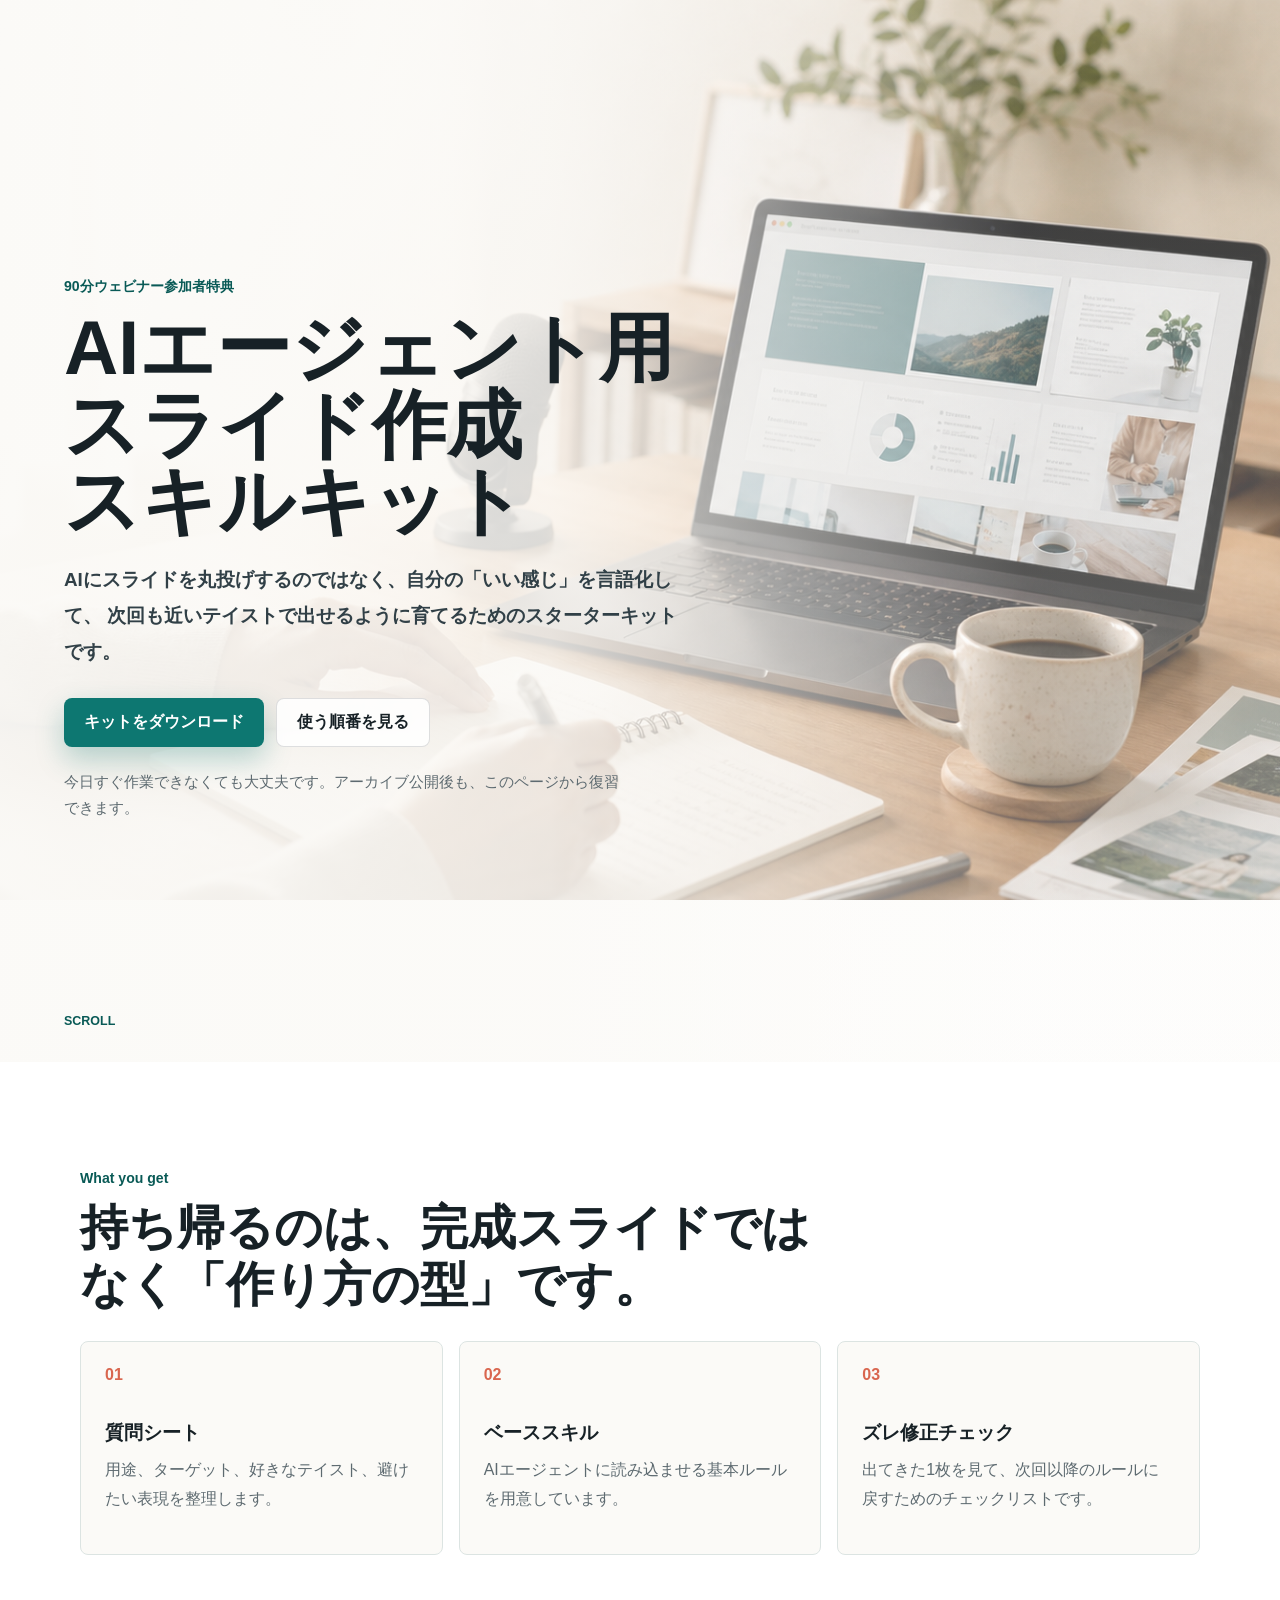
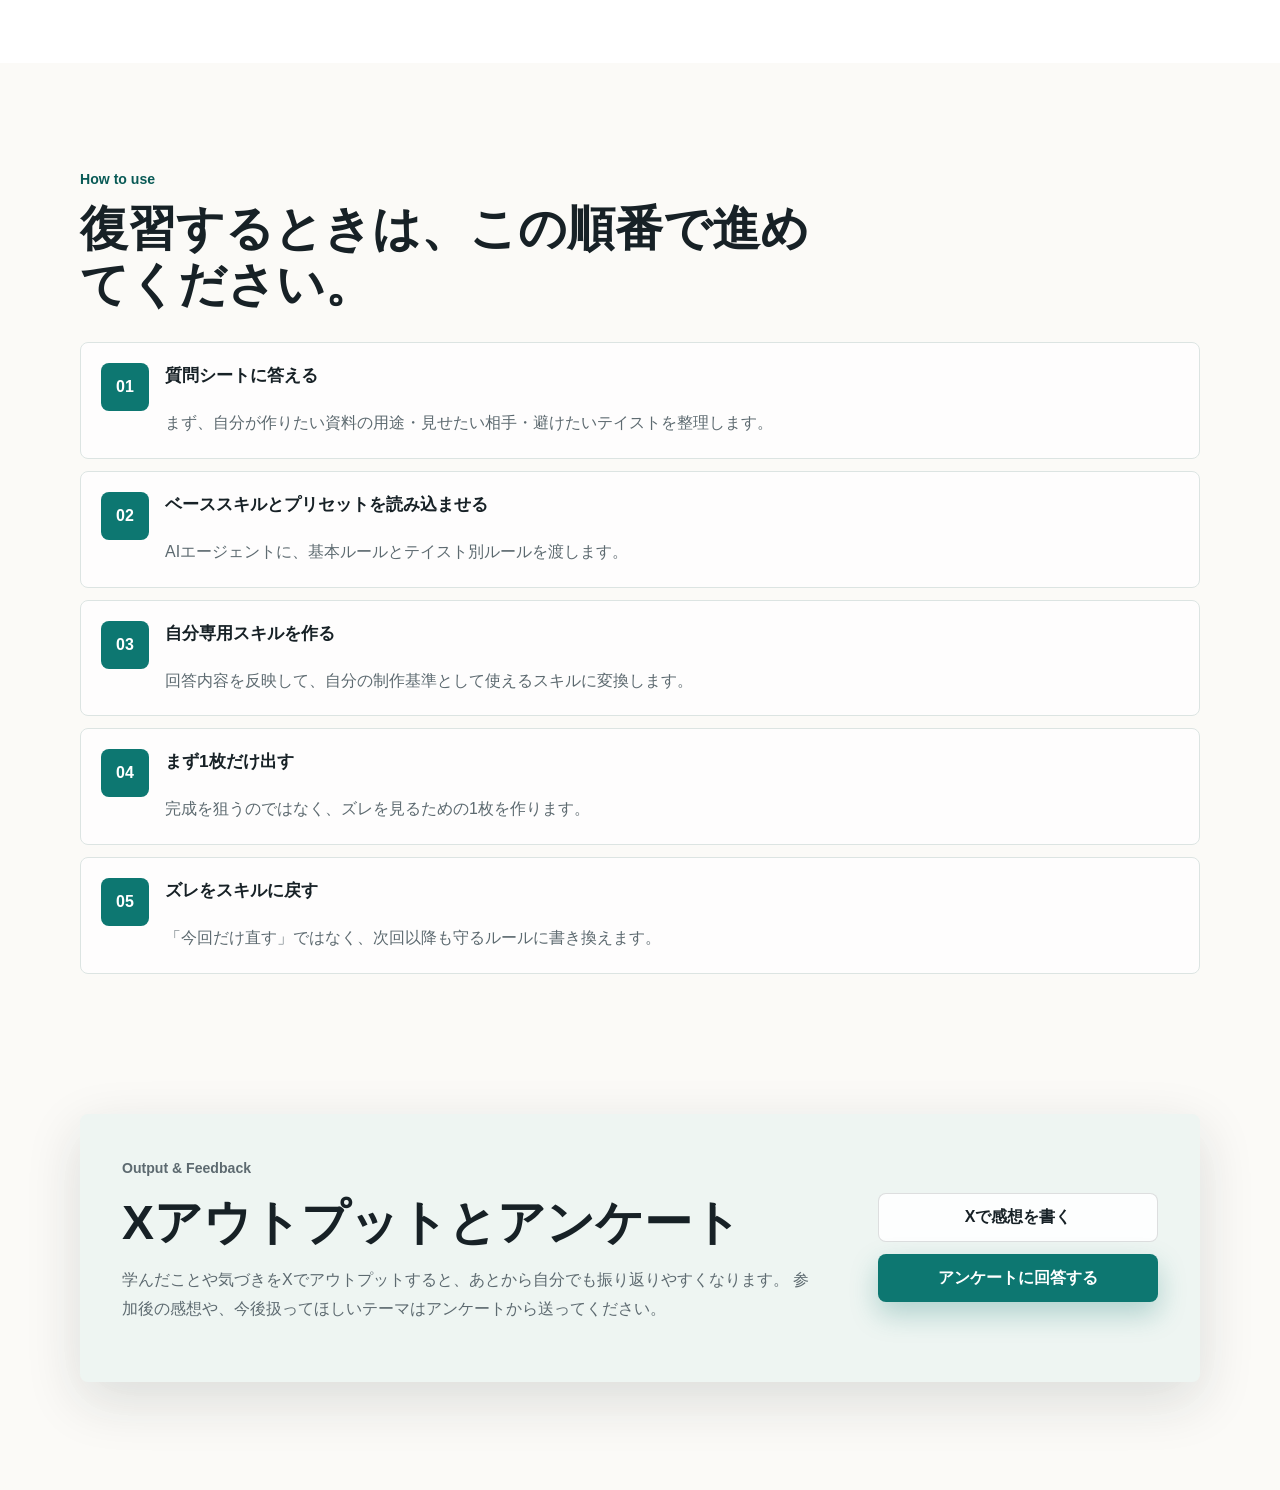
<file: index.html>
<!doctype html>
<html lang="ja">
  <head>
    <meta charset="utf-8" />
    <meta name="viewport" content="width=device-width, initial-scale=1" />
    <title>AIエージェント用スライド作成スキルキット</title>
    <meta
      name="description"
      content="AIエージェントでスライド作成のテイストを育てるための配布キットです。ウェビナーの復習、キットのダウンロード、アンケートはこちらから。"
    />
    <link rel="stylesheet" href="./style.css" />
  </head>
  <body>
    <main>
      <section class="hero">
        <div class="hero__content">
          <p class="eyebrow">90分ウェビナー参加者特典</p>
          <h1>
            <span>AIエージェント用</span>
            <span>スライド作成</span>
            <span>スキルキット</span>
          </h1>
          <p class="lead">
            AIにスライドを丸投げするのではなく、自分の「いい感じ」を言語化して、
            次回も近いテイストで出せるように育てるためのスターターキットです。
          </p>
          <div class="hero__actions">
            <a
              class="button button--primary"
              href="https://raw.githubusercontent.com/tomokocl/ai-agent-slide-skill-kit-lp/main/downloads/ai-agent-slide-skill-kit.zip"
            >
              キットをダウンロード
            </a>
            <a class="button button--secondary" href="#steps">使う順番を見る</a>
          </div>
          <p class="note">
            今日すぐ作業できなくても大丈夫です。アーカイブ公開後も、このページから復習できます。
          </p>
        </div>
        <div class="scroll-cue" aria-hidden="true">Scroll</div>
      </section>

      <section class="section section--intro">
        <div class="section__inner">
          <div>
            <p class="section-label">What you get</p>
            <h2>持ち帰るのは、完成スライドではなく「作り方の型」です。</h2>
          </div>
          <div class="intro-grid">
            <article>
              <span>01</span>
              <h3>質問シート</h3>
              <p>用途、ターゲット、好きなテイスト、避けたい表現を整理します。</p>
            </article>
            <article>
              <span>02</span>
              <h3>ベーススキル</h3>
              <p>AIエージェントに読み込ませる基本ルールを用意しています。</p>
            </article>
            <article>
              <span>03</span>
              <h3>ズレ修正チェック</h3>
              <p>出てきた1枚を見て、次回以降のルールに戻すためのチェックリストです。</p>
            </article>
          </div>
        </div>
      </section>

      <section id="steps" class="section">
        <div class="section__inner">
          <p class="section-label">How to use</p>
          <h2>復習するときは、この順番で進めてください。</h2>
          <ol class="steps">
            <li>
              <strong>質問シートに答える</strong>
              <span>まず、自分が作りたい資料の用途・見せたい相手・避けたいテイストを整理します。</span>
            </li>
            <li>
              <strong>ベーススキルとプリセットを読み込ませる</strong>
              <span>AIエージェントに、基本ルールとテイスト別ルールを渡します。</span>
            </li>
            <li>
              <strong>自分専用スキルを作る</strong>
              <span>回答内容を反映して、自分の制作基準として使えるスキルに変換します。</span>
            </li>
            <li>
              <strong>まず1枚だけ出す</strong>
              <span>完成を狙うのではなく、ズレを見るための1枚を作ります。</span>
            </li>
            <li>
              <strong>ズレをスキルに戻す</strong>
              <span>「今回だけ直す」ではなく、次回以降も守るルールに書き換えます。</span>
            </li>
          </ol>
        </div>
      </section>

      <section class="section section--actions">
        <div class="section__inner action-panel">
          <div>
            <p class="section-label">Output & Feedback</p>
            <h2>Xアウトプットとアンケート</h2>
            <p>
              学んだことや気づきをXでアウトプットすると、あとから自分でも振り返りやすくなります。
              参加後の感想や、今後扱ってほしいテーマはアンケートから送ってください。
            </p>
          </div>
          <div class="action-list">
            <a
              class="button button--secondary button--wide"
              href="https://twitter.com/intent/tweet?text=%E3%80%90%E6%84%9F%E6%83%B3%E3%80%91%0A%23SHIFTAI%0Ahttps%3A%2F%2Fx.com%2FSHIFT_AI_0%2Fstatus%2F2069903506140500336%3Fs%3D20&openExternalBrowser=1"
              target="_blank"
              rel="noopener noreferrer"
            >
              Xで感想を書く
            </a>
            <a
              class="button button--primary button--wide"
              href="https://docs.google.com/forms/d/e/1FAIpQLScpt7TNcNa9NnwqTZWitWCS9SHzfwFud18FGDdNdZP7rDYOxg/viewform"
              target="_blank"
              rel="noopener noreferrer"
            >
              アンケートに回答する
            </a>
          </div>
        </div>
      </section>
    </main>
  </body>
</html>
</file>
<file: style.css>
:root {
  color-scheme: light;
  --ink: #172126;
  --muted: #5d6a70;
  --line: #dce4e2;
  --paper: #fbfaf7;
  --soft: #eef5f2;
  --teal: #0d7771;
  --teal-dark: #095a56;
  --coral: #d9664f;
  --white: #ffffff;
  --shadow: 0 18px 55px rgba(23, 33, 38, 0.14);
}

* {
  box-sizing: border-box;
}

html {
  scroll-behavior: smooth;
}

body {
  margin: 0;
  font-family: "Noto Sans JP", "Hiragino Kaku Gothic ProN", Meiryo, sans-serif;
  color: var(--ink);
  background:
    linear-gradient(90deg, rgba(251, 250, 247, 0.96) 0%, rgba(251, 250, 247, 0.84) 43%, rgba(251, 250, 247, 0.2) 80%),
    linear-gradient(0deg, rgba(251, 250, 247, 0.98) 0%, rgba(251, 250, 247, 0.52) 45%, rgba(251, 250, 247, 0) 100%),
    url("./assets/skill-kit-hero.png") center / cover fixed;
  letter-spacing: 0;
}

a {
  color: inherit;
}

.hero {
  position: relative;
  min-height: 118svh;
  display: grid;
  align-items: start;
  overflow: hidden;
  padding: clamp(28px, 5vw, 68px);
  isolation: isolate;
}

.hero__content {
  width: min(680px, 100%);
  padding-top: min(18svh, 150px);
  position: sticky;
  top: clamp(28px, 7svh, 80px);
}

.eyebrow,
.section-label {
  margin: 0 0 14px;
  color: var(--teal-dark);
  font-size: 0.88rem;
  font-weight: 800;
}

h1,
h2,
h3,
p {
  margin-top: 0;
}

h1 {
  margin-bottom: 22px;
  font-size: 4.7rem;
  line-height: 1.02;
  font-weight: 900;
}

h1 span {
  display: block;
}

.lead {
  max-width: 620px;
  margin-bottom: 28px;
  color: #314047;
  font-size: 1.18rem;
  line-height: 1.9;
  font-weight: 600;
}

.hero__actions,
.action-list {
  display: flex;
  flex-wrap: wrap;
  gap: 12px;
}

.button {
  display: inline-flex;
  min-height: 48px;
  align-items: center;
  justify-content: center;
  border-radius: 8px;
  padding: 13px 20px;
  font-weight: 800;
  text-decoration: none;
  transition:
    transform 160ms ease,
    box-shadow 160ms ease,
    background 160ms ease;
}

.button:hover {
  transform: translateY(-1px);
}

.button--primary {
  color: var(--white);
  background: var(--teal);
  box-shadow: 0 12px 28px rgba(13, 119, 113, 0.28);
}

.button--primary:hover {
  background: var(--teal-dark);
}

.button--secondary {
  color: var(--ink);
  background: rgba(255, 255, 255, 0.88);
  border: 1px solid rgba(23, 33, 38, 0.14);
}

.button--wide {
  width: min(100%, 280px);
}

.note {
  max-width: 560px;
  margin: 22px 0 0;
  color: var(--muted);
  font-size: 0.92rem;
  line-height: 1.8;
}

.scroll-cue {
  position: absolute;
  left: clamp(28px, 5vw, 68px);
  bottom: 34px;
  color: var(--teal-dark);
  font-size: 0.78rem;
  font-weight: 900;
  text-transform: uppercase;
}

.section {
  padding: clamp(56px, 9vw, 108px) clamp(20px, 5vw, 68px);
  background: rgba(251, 250, 247, 0.9);
  backdrop-filter: blur(6px);
}

.section__inner {
  width: min(1120px, 100%);
  margin: 0 auto;
}

.section h2 {
  max-width: 760px;
  margin-bottom: 28px;
  font-size: 3rem;
  line-height: 1.18;
  font-weight: 900;
}

.section--intro {
  background: rgba(255, 255, 255, 0.9);
}

.intro-grid {
  display: grid;
  grid-template-columns: repeat(3, minmax(0, 1fr));
  gap: 16px;
}

.intro-grid article {
  min-height: 210px;
  padding: 24px;
  border: 1px solid var(--line);
  border-radius: 8px;
  background: var(--paper);
}

.intro-grid span {
  display: block;
  margin-bottom: 36px;
  color: var(--coral);
  font-weight: 900;
}

.intro-grid h3 {
  margin-bottom: 10px;
  font-size: 1.2rem;
}

.intro-grid p,
.steps span,
.action-panel p {
  color: var(--muted);
  line-height: 1.8;
}

.steps {
  display: grid;
  gap: 12px;
  margin: 0;
  padding: 0;
  list-style: none;
  counter-reset: step;
}

.steps li {
  counter-increment: step;
  display: grid;
  grid-template-columns: 48px minmax(0, 1fr);
  gap: 16px;
  align-items: start;
  padding: 20px;
  border: 1px solid var(--line);
  border-radius: 8px;
  background: rgba(255, 255, 255, 0.72);
}

.steps li::before {
  content: counter(step, decimal-leading-zero);
  display: grid;
  width: 48px;
  height: 48px;
  place-items: center;
  grid-row: 1 / span 2;
  border-radius: 8px;
  color: var(--white);
  background: var(--teal);
  font-weight: 900;
}

.steps strong {
  display: block;
  grid-column: 2;
  margin-bottom: 6px;
  font-size: 1.08rem;
}

.steps span {
  grid-column: 2;
}

.section--actions {
  padding-top: 32px;
}

.action-panel {
  display: grid;
  grid-template-columns: minmax(0, 1fr) 320px;
  gap: 28px;
  align-items: center;
  padding: clamp(24px, 5vw, 42px);
  border-radius: 8px;
  background: var(--soft);
  box-shadow: var(--shadow);
}

.action-panel h2 {
  margin-bottom: 14px;
}

.action-list {
  justify-content: flex-end;
}

@media (max-width: 820px) {
  body {
    background:
      linear-gradient(0deg, rgba(251, 250, 247, 0.98) 0%, rgba(251, 250, 247, 0.84) 54%, rgba(251, 250, 247, 0.16) 100%),
      linear-gradient(90deg, rgba(251, 250, 247, 0.7), rgba(251, 250, 247, 0.18)),
      url("./assets/skill-kit-hero.png") 63% top / cover scroll;
  }

  .hero {
    min-height: 110svh;
  }

  .hero__content {
    padding-top: 26svh;
    position: relative;
    top: auto;
  }

  h1 {
    font-size: 3.1rem;
  }

  .lead {
    font-size: 1.06rem;
  }

  .section h2 {
    font-size: 2.2rem;
  }

  .intro-grid,
  .action-panel {
    grid-template-columns: 1fr;
  }

  .action-list {
    justify-content: stretch;
  }

  .button--wide {
    width: 100%;
  }
}

@media (max-width: 540px) {
  h1 {
    font-size: 2.32rem;
  }

  .section h2 {
    font-size: 1.85rem;
  }

  .hero__actions {
    flex-direction: column;
  }

  .button {
    width: 100%;
  }

  .steps li {
    grid-template-columns: 1fr;
  }
}
</file>
